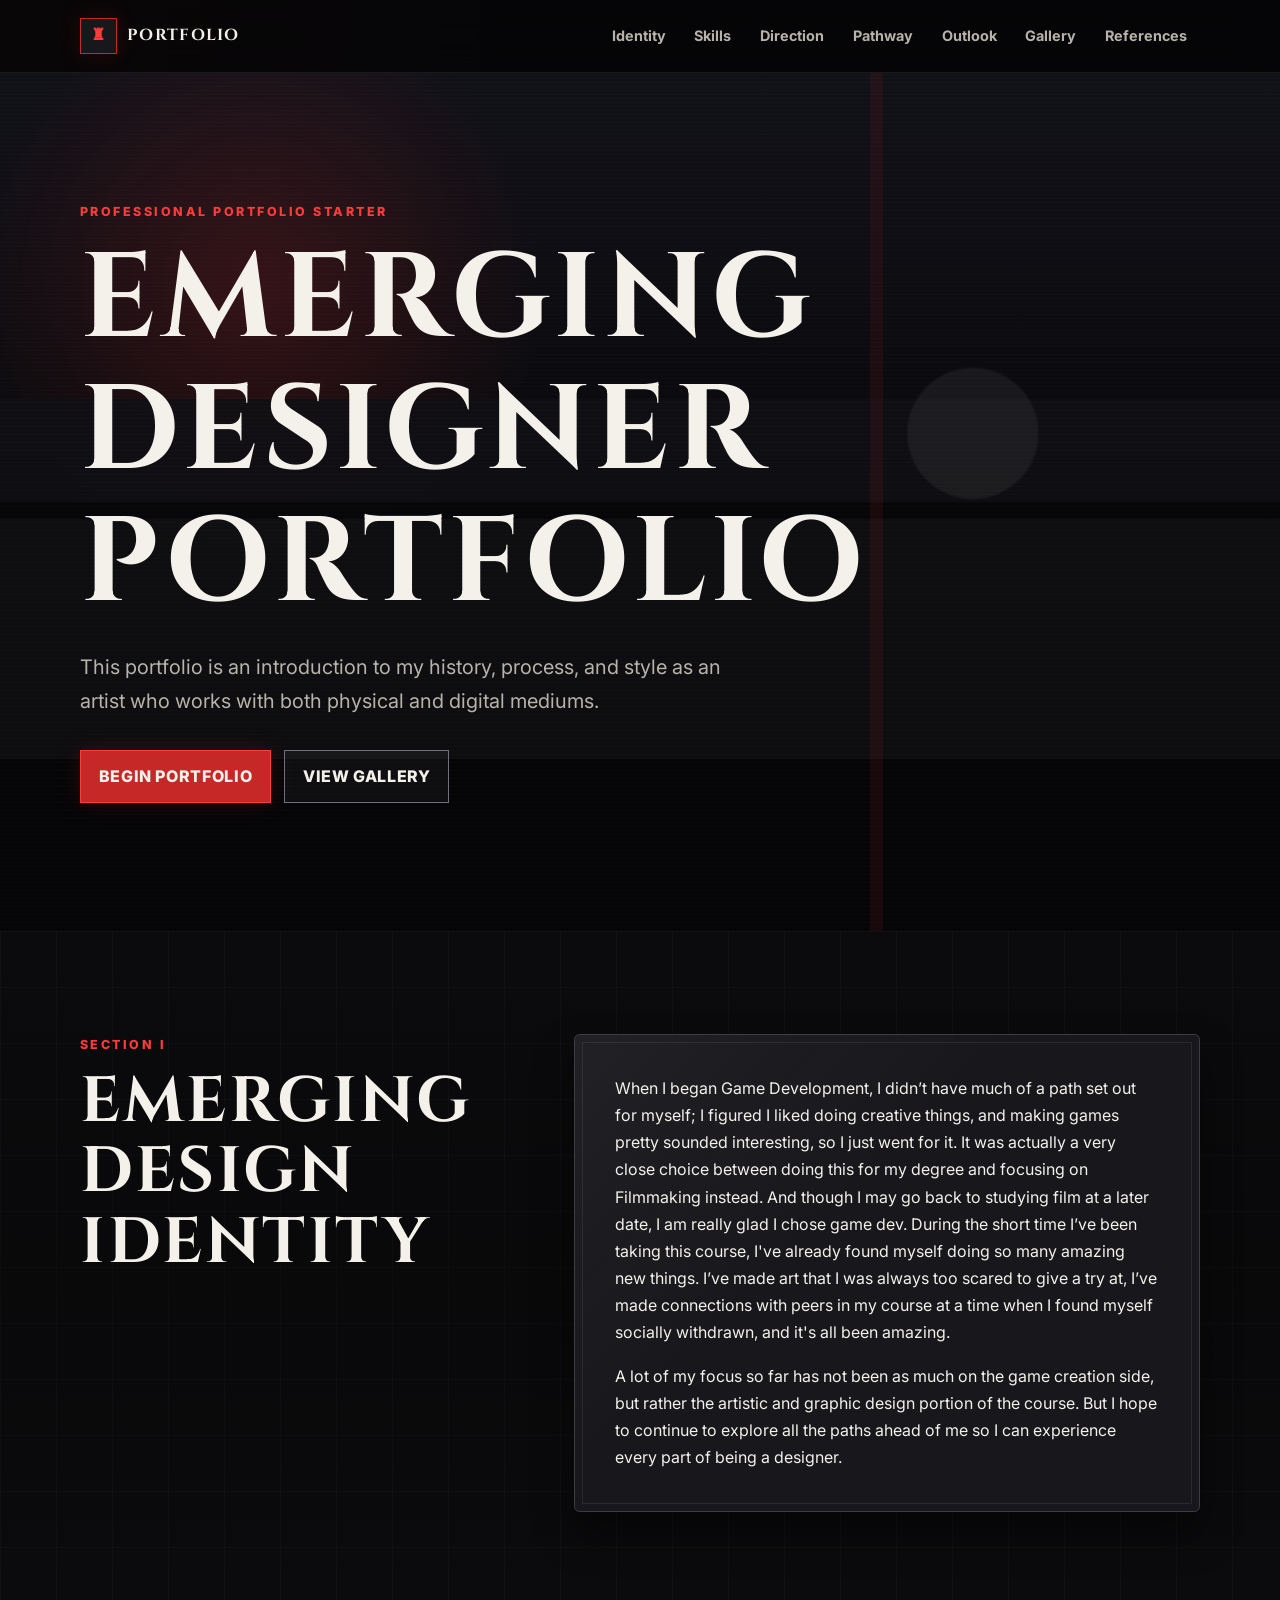
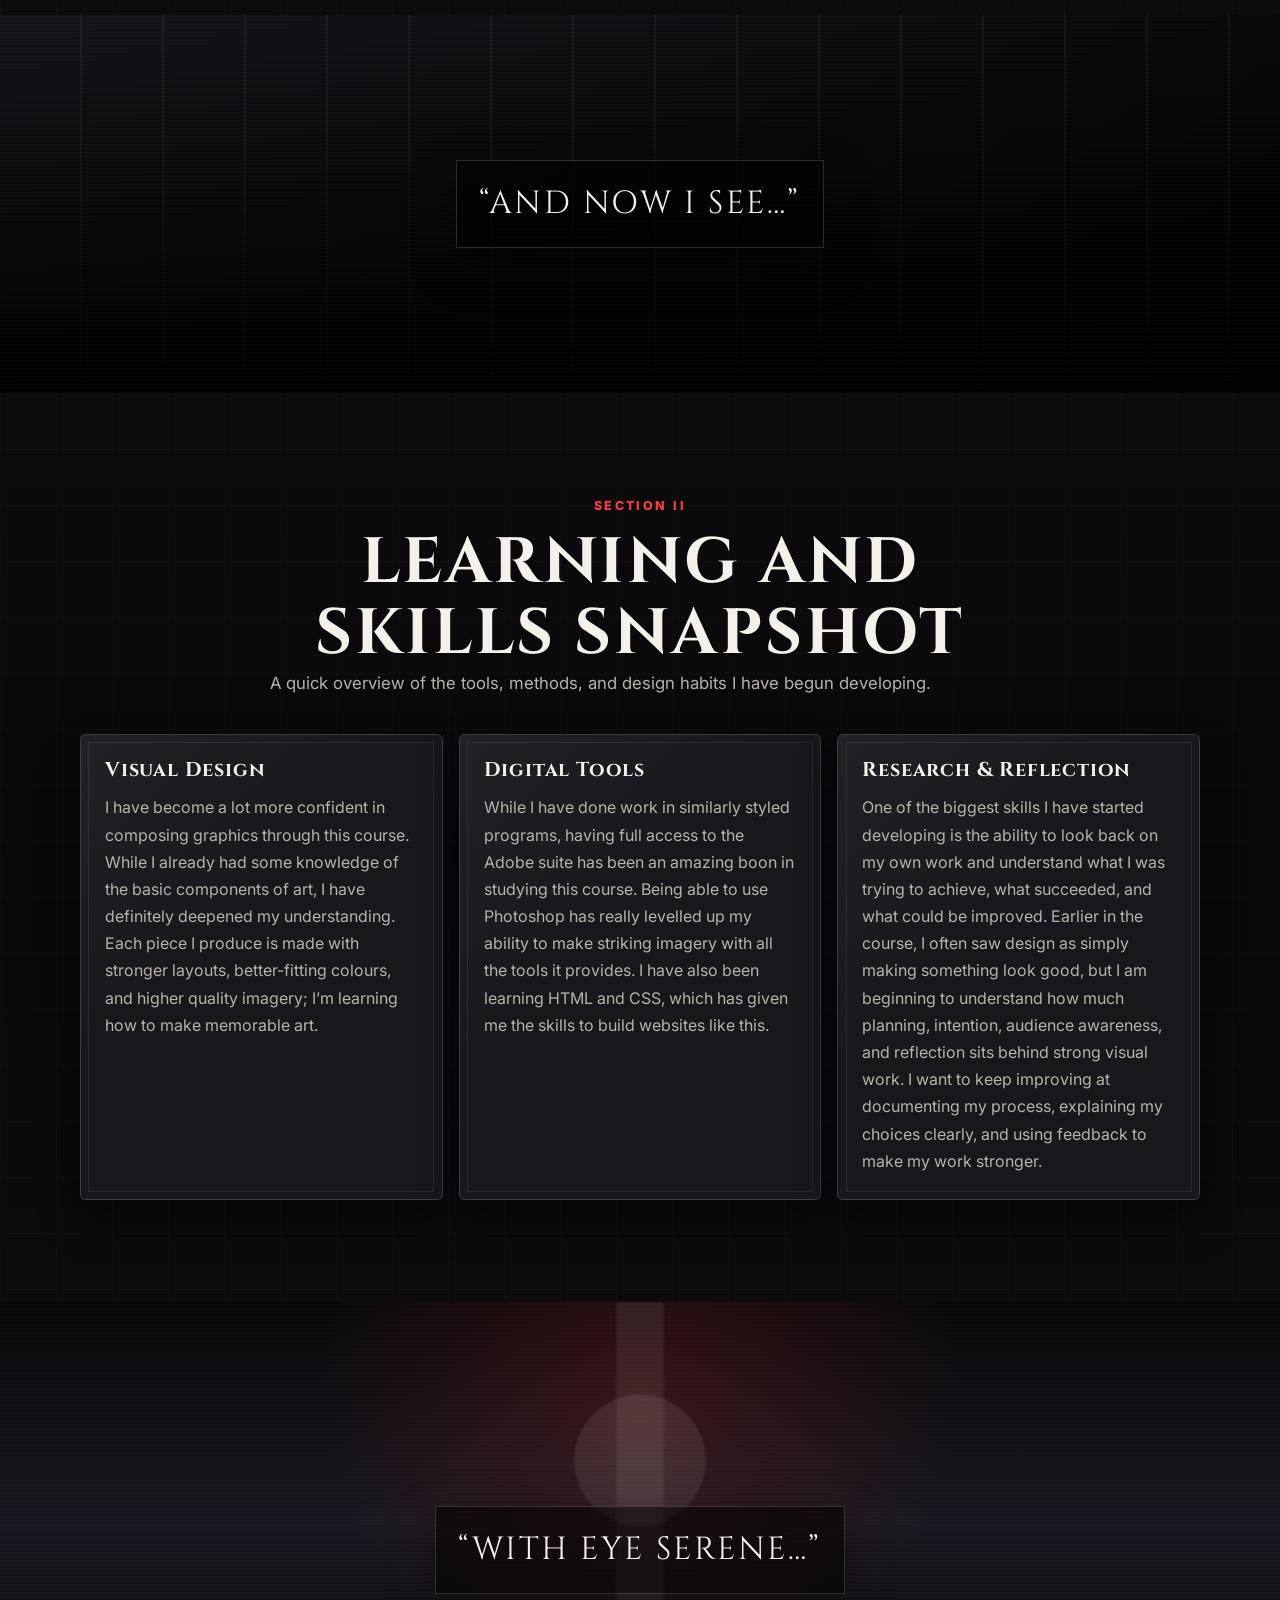
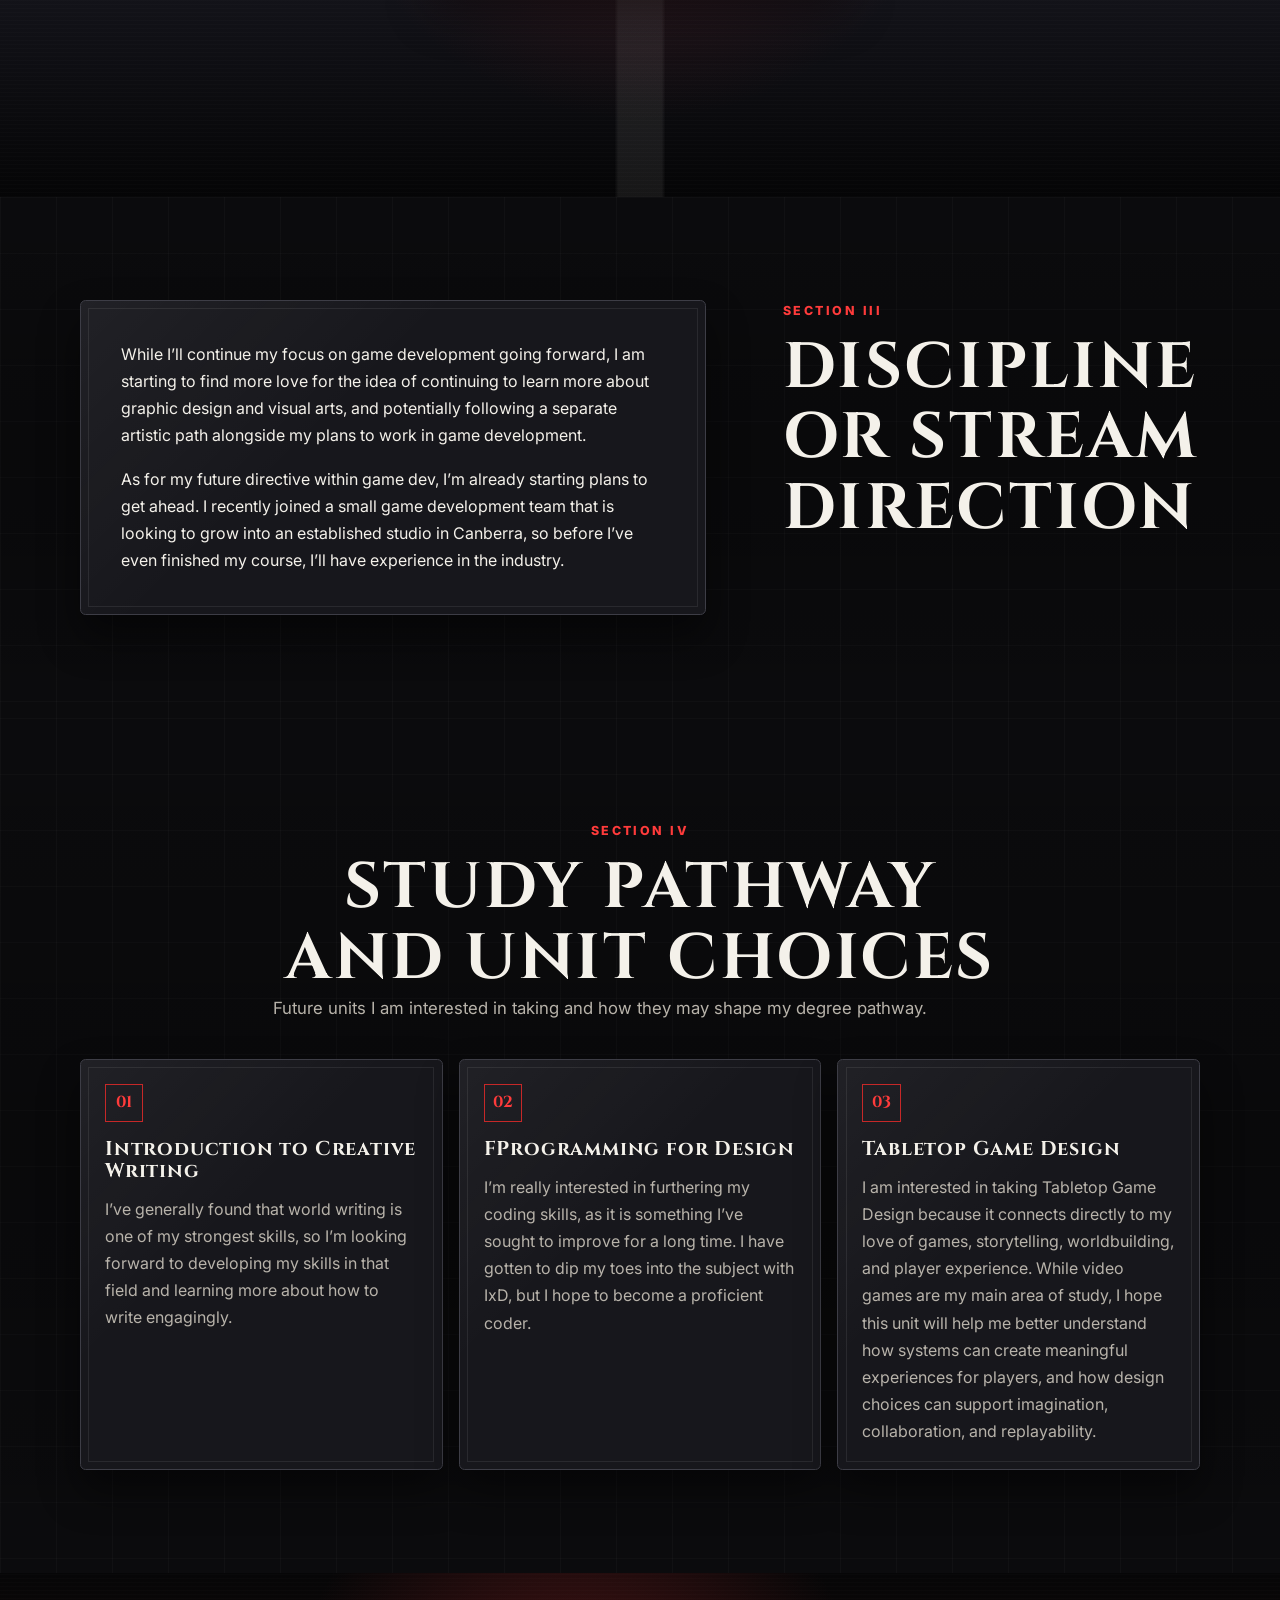
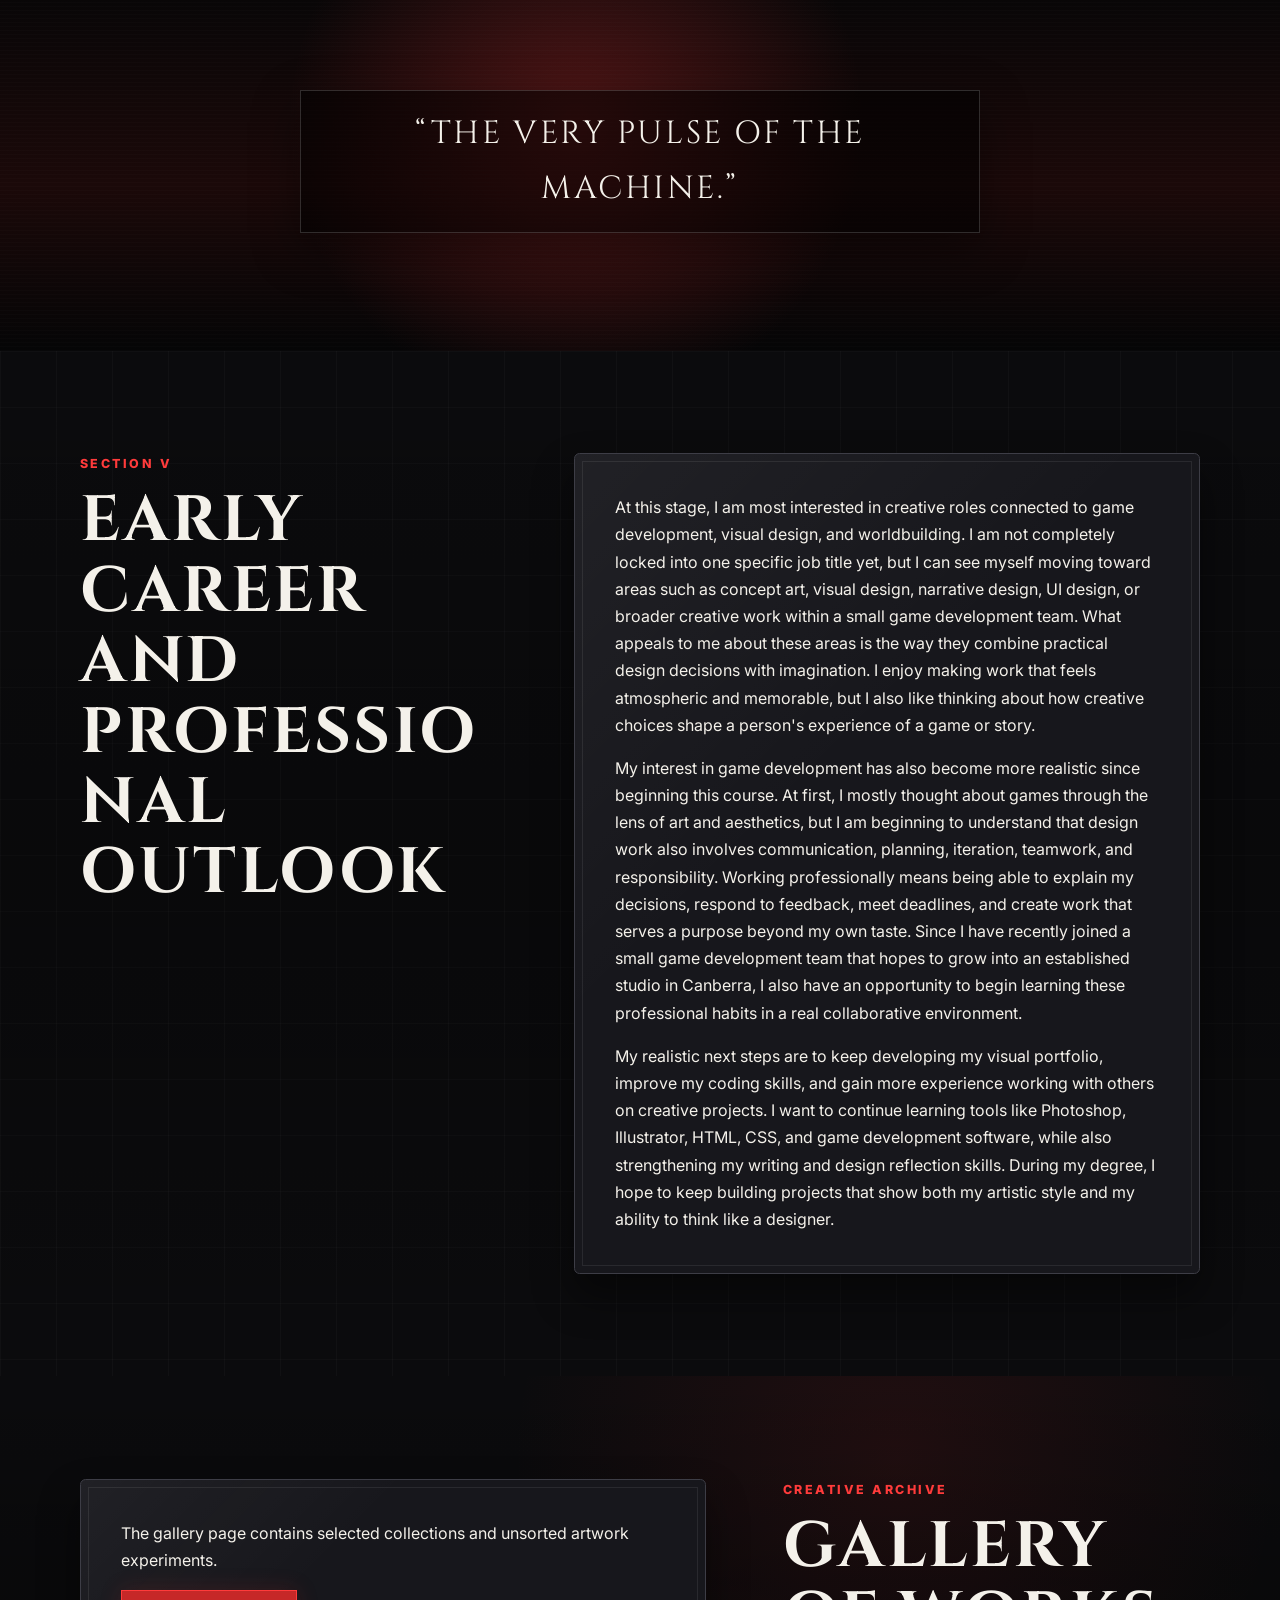
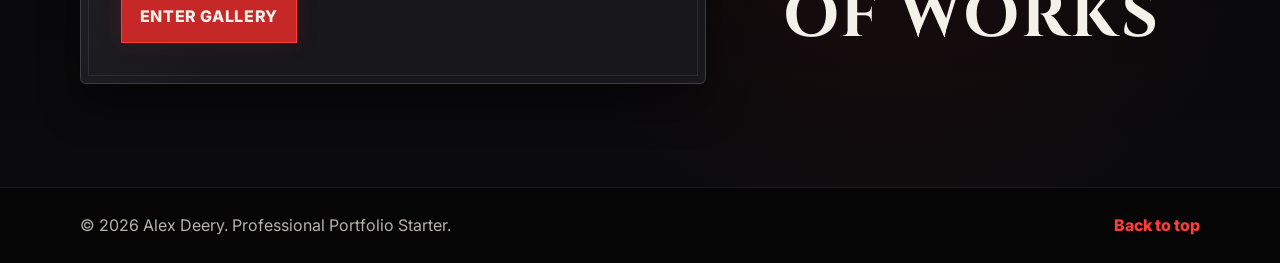
<file: index.html>
<!DOCTYPE html>
<html lang="en">
<head>
  <meta charset="UTF-8" />
  <meta name="viewport" content="width=device-width, initial-scale=1.0" />
  <title>Professional Portfolio | Your Name</title>
  <meta
    name="description"
    content="A professional portfolio starter exploring emerging design identity, learning, study pathways, and creative work."
  />

  <link rel="stylesheet" href="css/style.css" />

  <link rel="preconnect" href="https://fonts.googleapis.com" />
  <link rel="preconnect" href="https://fonts.gstatic.com" crossorigin />
  <link
    href="https://fonts.googleapis.com/css2?family=Cinzel:wght@500;700&family=Inter:wght@400;500;700&display=swap"
    rel="stylesheet"
  />
</head>

<body>
  <a class="skip-link" href="#main-content">Skip to main content</a>

  <header class="site-header">
    <nav class="navbar" aria-label="Main navigation">
      <a class="site-logo" href="index.html" aria-label="Portfolio home">
        <span class="logo-mark">♜</span>
        <span class="logo-text">Portfolio</span>
      </a>

      <button class="nav-toggle" type="button" aria-expanded="false" aria-controls="nav-menu">
        <span class="sr-only">Open navigation menu</span>
        <span class="nav-toggle-line"></span>
        <span class="nav-toggle-line"></span>
        <span class="nav-toggle-line"></span>
      </button>

      <ul class="nav-menu" id="nav-menu">
        <li><a href="#identity">Identity</a></li>
        <li><a href="#skills">Skills</a></li>
        <li><a href="#direction">Direction</a></li>
        <li><a href="#pathway">Pathway</a></li>
        <li><a href="#outlook">Outlook</a></li>
        <li><a href="gallery.html">Gallery</a></li>
        <li><a href="#references">References</a></li>
      </ul>
    </nav>
  </header>

  <main id="main-content">
    <!-- HERO / INTRO -->
    <section class="hero section-panel" aria-labelledby="hero-title">
      <div class="parallax-layer parallax-bg" data-speed="0.15" aria-hidden="true"></div>
      <div class="parallax-layer parallax-castle" data-speed="0.3" aria-hidden="true"></div>
      <div class="parallax-layer parallax-knight" data-speed="0.45" aria-hidden="true"></div>

      <div class="hero-content content-wrapper">
        <p class="eyebrow">Professional Portfolio Starter</p>
        <h1 id="hero-title">Emerging Designer Portfolio</h1>
        <p class="hero-summary">
          This portfolio is an introduction to my history, process, and style as an artist 
          who works with both physical and digital mediums.
        </p>
        <div class="hero-actions">
          <a class="button button-primary" href="#identity">Begin Portfolio</a>
          <a class="button button-secondary" href="gallery.html">View Gallery</a>
        </div>
      </div>
    </section>

    <!-- EMERGING DESIGN IDENTITY -->
    <section class="content-section" id="identity" aria-labelledby="identity-title">
      <div class="content-wrapper two-column-layout">
        <div class="section-heading-block">
          <p class="eyebrow">Section I</p>
          <h2 id="identity-title">Emerging Design Identity</h2>
        </div>

        <article class="text-card">
          <p>
           When I began Game Development, I didn’t have much of a path set out for myself;
            I figured I liked doing creative things, and making games pretty 
            sounded interesting, so I just went for it. It was 
            actually a very close choice between doing this for my 
            degree and focusing on Filmmaking instead. And though I 
            may go back to studying film at a later date, I am really
             glad I chose game dev. During the short time I’ve been 
             taking this course, I've already found myself doing so 
             many amazing new things. I’ve made art that I was 
             always too scared to give a try at, I’ve made connections 
             with peers in my course at a time when I found myself 
             socially withdrawn, and it's all been amazing. 
          </p>
          <p>
            A lot of my focus so far has not been as much on the 
            game creation side, but rather the artistic and graphic 
            design portion of the course. But I hope to continue to 
            explore all the paths ahead of me so I can experience 
            every part of being a designer.
          </p>
        </article>
      </div>
    </section>

    <!-- PARALLAX BREAK -->
    <section class="parallax-break" aria-label="Decorative scrolling artwork divider">
      <div class="parallax-layer parallax-ruins" data-speed="0.2" aria-hidden="true"></div>
      <div class="divider-content content-wrapper">
        <p class="divider-text">“And now I see…”</p>
      </div>
    </section>

    <!-- LEARNING AND SKILLS SNAPSHOT -->
    <section class="content-section" id="skills" aria-labelledby="skills-title">
      <div class="content-wrapper">
        <div class="section-heading-block centered-heading">
          <p class="eyebrow">Section II</p>
          <h2 id="skills-title">Learning and Skills Snapshot</h2>
          <p class="section-intro">
            A quick overview of the tools, methods, and design habits I have begun developing.
          </p>
        </div>

        <div class="skills-grid" aria-label="Skills snapshot cards">
          <article class="skill-card">
            <h3>Visual Design</h3>
            <p>
              I have become a lot more confident in composing 
              graphics through this course. While I already had 
              some knowledge of the basic components of art, I 
              have definitely deepened my understanding. Each piece 
              I produce is made with stronger layouts, better-fitting 
              colours, and higher quality imagery; I’m learning how to 
              make memorable art.
            </p>
          </article>

          <article class="skill-card">
            <h3>Digital Tools</h3>
            <p>
              While I have done work in similarly styled programs, 
              having full access to the Adobe suite has been an amazing 
              boon in studying this course. Being able to use Photoshop 
              has really levelled up my ability to make striking imagery 
              with all the tools it provides. I have also been 
              learning HTML and CSS, which has given me the skills 
              to build websites like this.
            </p>
          </article>

          <article class="skill-card">
            <h3>Research & Reflection</h3>
            <p>
              One of the biggest skills I have started developing 
              is the ability to look back on my own work and understand 
              what I was trying to achieve, what succeeded, and what 
              could be improved. Earlier in the course, I often saw 
              design as simply making something look good, but I am 
              beginning to understand how much planning, intention, 
              audience awareness, and reflection sits behind strong 
              visual work. I want to keep improving at documenting my 
              process, explaining my choices clearly, and using feedback 
              to make my work stronger.
            </p>
          </article>
        </div>
    </section>

    <!-- PARALLAX BREAK -->
    <section class="parallax-break tall-break" aria-label="Decorative knight divider">
      <div class="parallax-layer parallax-banner" data-speed="0.18" aria-hidden="true"></div>
      <div class="parallax-layer parallax-figure" data-speed="0.38" aria-hidden="true"></div>
      <div class="divider-content content-wrapper">
        <p class="divider-text">“With eye serene…”</p>
      </div>
    </section>

    <!-- DISCIPLINE / STREAM DIRECTION -->
    <section class="content-section" id="direction" aria-labelledby="direction-title">
      <div class="content-wrapper two-column-layout reverse-layout">
        <div class="section-heading-block">
          <p class="eyebrow">Section III</p>
          <h2 id="direction-title">Discipline or Stream Direction</h2>
        </div>

        <article class="text-card">
          <p>
           While I’ll continue my focus on game development going forward, I am starting 
           to find more love for the idea of continuing to learn 
           more about graphic design and visual arts, and potentially 
           following a separate artistic path alongside my plans to 
           work in game development.
          </p>
          <p>
            As for my future directive within game dev, I’m 
            already starting plans to get ahead. I recently 
            joined a small game development team that is 
            looking to grow into an established studio in 
            Canberra, so before I’ve even finished my course, 
            I’ll have experience in the industry. 
          </p>
        </article>
      </div>
    </section>

    <!-- STUDY PATHWAY -->
    <section class="content-section" id="pathway" aria-labelledby="pathway-title">
      <div class="content-wrapper">
        <div class="section-heading-block centered-heading">
          <p class="eyebrow">Section IV</p>
          <h2 id="pathway-title">Study Pathway and Unit Choices</h2>
          <p class="section-intro">
            Future units I am interested in taking and how they may shape my degree pathway.
          </p>
        </div>

        <div class="unit-grid" aria-label="Future unit choices">
          <article class="unit-card">
            <span class="unit-number">01</span>
            <h3>Introduction to Creative Writing</h3>
            <p>
              I’ve generally found that world writing is one of my strongest skills, so I’m looking forward to developing my skills in that field and learning more about how to write engagingly.
            </p>
          </article>

          <article class="unit-card">
            <span class="unit-number">02</span>
            <h3>FProgramming for Design</h3>
            <p>
             I’m really interested in furthering my coding skills, as it is something I’ve sought to improve for a long time. I have gotten to dip my toes into the subject with IxD, but I hope to become a proficient coder.
            </p>
          </article>

          <article class="unit-card">
            <span class="unit-number">03</span>
            <h3>Tabletop Game Design</h3>
            <p>
              I am interested in taking Tabletop Game Design because it connects directly to my love of games, storytelling, worldbuilding, and player experience. While video games are my main area of study, I hope this unit will help me better understand how systems can create meaningful experiences for players, and how design choices can support imagination, collaboration, and replayability.
            </p>
          </article>
        </div>
      </div>
    </section>

    <!-- PARALLAX BREAK -->
    <section class="parallax-break" aria-label="Decorative red horizon divider">
      <div class="parallax-layer parallax-red-sky" data-speed="0.22" aria-hidden="true"></div>
      <div class="divider-content content-wrapper">
        <p class="divider-text">“The very pulse of the machine.”</p>
      </div>
    </section>

    <!-- EARLY CAREER AND PROFESSIONAL OUTLOOK -->
    <section class="content-section" id="outlook" aria-labelledby="outlook-title">
      <div class="content-wrapper two-column-layout">
        <div class="section-heading-block">
          <p class="eyebrow">Section V</p>
          <h2 id="outlook-title">Early Career and Professional Outlook</h2>
        </div>

        <article class="text-card">
          <p>
           At this stage, I am most interested in creative roles connected to 
           game development, visual design, and worldbuilding. I am not completely 
           locked into one specific job title yet, but I can see myself moving toward 
           areas such as concept art, visual design, narrative design, UI design, or broader 
           creative work within a small game development team. What appeals to me about these areas 
           is the way they combine practical design decisions with imagination. I enjoy making work 
           that feels atmospheric and memorable, but I also like thinking about how 
           creative choices shape a person's experience of a game or story.

          </p>
          <p>
            My interest in game development has also become more realistic since beginning this course. 
            At first, I mostly thought about games through the lens of art and aesthetics, 
            but I am beginning to understand that design work also involves communication, 
            planning, iteration, teamwork, and responsibility. Working professionally 
            means being able to explain my decisions, respond to feedback, meet deadlines, 
            and create work that serves a purpose beyond my own taste. Since I have recently 
            joined a small game development team that hopes to grow into an established studio in 
            Canberra, I also have an opportunity to begin learning these professional habits 
            in a real collaborative environment.
         </p>
          <p> 
            My realistic next steps are to keep developing my visual portfolio, improve my coding skills, and gain more experience 
            working with others on creative projects. I want to continue learning tools 
            like Photoshop, Illustrator, HTML, CSS, and game development software, 
            while also strengthening my writing and design reflection skills. During 
            my degree, I hope to keep building projects that show both my artistic 
            style and my ability to think like a designer. 
         </p>
        </article>
      </div>
    </section>

    <!-- GALLERY PREVIEW -->
    <section class="content-section gallery-preview" aria-labelledby="gallery-preview-title">
      <div class="content-wrapper two-column-layout reverse-layout">
        <div class="section-heading-block">
          <p class="eyebrow">Creative Archive</p>
          <h2 id="gallery-preview-title">Gallery of Works</h2>
        </div>

        <article class="text-card">
          <p>
            The gallery page contains selected collections and unsorted artwork experiments.
          </p>
          <a class="button button-primary" href="gallery.html">Enter Gallery</a>
        </article>
      </div>
    </section>
  </main>

  <footer class="site-footer">
    <div class="content-wrapper footer-content">
      <p>&copy; <span id="year"></span> Alex Deery. Professional Portfolio Starter.</p>
      <a href="#main-content">Back to top</a>
    </div>
  </footer>

  <!-- JavaScript -->
  <script src="js/main.js"></script>
</body>
</html>
</file>
<file: css/style.css>
/* =========================================
   Professional Portfolio Starter Stylesheet
   Theme: Dark medieval retro-computing
   ========================================= */

:root {
  --bg: #0b0b0d;
  --bg-deep: #050506;
  --panel: #17171c;
  --panel-light: #24242b;
  --panel-glow: rgba(198, 40, 40, 0.18);
  --text: #f4f1ea;
  --muted: #b8b3aa;
  --accent: #c62828;
  --accent-bright: #ff3b3b;
  --accent-dark: #7c1616;
  --border: #3d3d46;
  --border-bright: #6f6f7d;
  --shadow: rgba(0, 0, 0, 0.45);

  --font-heading: "Cinzel", Georgia, serif;
  --font-body: "Inter", Arial, sans-serif;

  --max-width: 1120px;
  --section-padding: clamp(4rem, 8vw, 7rem);
  --card-radius: 0.35rem;
}

/* ---------- Basic reset ---------- */

* {
  box-sizing: border-box;
}

html {
  scroll-behavior: smooth;
}

body {
  margin: 0;
  min-height: 100vh;
  background:
    radial-gradient(circle at top left, rgba(198, 40, 40, 0.13), transparent 32rem),
    radial-gradient(circle at bottom right, rgba(255, 255, 255, 0.04), transparent 28rem),
    var(--bg);
  color: var(--text);
  font-family: var(--font-body);
  line-height: 1.7;
}

img,
picture,
svg {
  max-width: 100%;
  display: block;
}

a {
  color: inherit;
  text-decoration: none;
}

ul {
  margin: 0;
  padding: 0;
}

p {
  margin-top: 0;
}

h1,
h2,
h3 {
  margin: 0;
  font-family: var(--font-heading);
  line-height: 1.1;
  letter-spacing: 0.04em;
}

h1 {
  max-width: 13ch;
  font-size: clamp(3.1rem, 10vw, 7.5rem);
  text-transform: uppercase;
}

h2 {
  font-size: clamp(2rem, 5vw, 4rem);
  text-transform: uppercase;
}

h3 {
  font-size: 1.25rem;
}

::selection {
  background: var(--accent);
  color: var(--text);
}

/* ---------- Accessibility helpers ---------- */

.skip-link {
  position: absolute;
  top: 0.75rem;
  left: 0.75rem;
  z-index: 999;
  transform: translateY(-150%);
  padding: 0.75rem 1rem;
  background: var(--accent);
  color: var(--text);
  font-weight: 700;
  border: 2px solid var(--text);
}

.skip-link:focus {
  transform: translateY(0);
}

.sr-only {
  position: absolute;
  width: 1px;
  height: 1px;
  padding: 0;
  margin: -1px;
  overflow: hidden;
  clip: rect(0, 0, 0, 0);
  white-space: nowrap;
  border: 0;
}

/* ---------- Reusable layout ---------- */

.content-wrapper {
  width: min(var(--max-width), calc(100% - 2rem));
  margin-inline: auto;
}

.content-section {
  position: relative;
  padding-block: var(--section-padding);
  background:
    linear-gradient(90deg, rgba(255, 255, 255, 0.025) 1px, transparent 1px),
    linear-gradient(rgba(255, 255, 255, 0.018) 1px, transparent 1px),
    var(--bg);
  background-size: 56px 56px;
}

.content-section::before {
  content: "";
  position: absolute;
  inset: 0;
  pointer-events: none;
  background: linear-gradient(180deg, transparent, rgba(0, 0, 0, 0.22), transparent);
}

.two-column-layout {
  position: relative;
  z-index: 1;
  display: grid;
  grid-template-columns: minmax(0, 0.8fr) minmax(0, 1.2fr);
  gap: clamp(2rem, 6vw, 5rem);
  align-items: start;
}

.reverse-layout {
  grid-template-columns: minmax(0, 1.2fr) minmax(0, 0.8fr);
}

.reverse-layout .section-heading-block {
  order: 2;
}

.reverse-layout .text-card {
  order: 1;
}

.centered-heading {
  max-width: 760px;
  margin-inline: auto;
  margin-bottom: 2.25rem;
  text-align: center;
}

.section-heading-block {
  position: sticky;
  top: 7rem;
}

.section-intro,
.hero-summary {
  max-width: 680px;
  color: var(--muted);
  font-size: 1.05rem;
}

.eyebrow {
  margin-bottom: 0.75rem;
  color: var(--accent-bright);
  font-size: 0.78rem;
  font-weight: 800;
  letter-spacing: 0.2em;
  text-transform: uppercase;
}

.text-card,
.skill-card,
.unit-card {
  position: relative;
  border: 1px solid var(--border);
  border-radius: var(--card-radius);
  background:
    linear-gradient(135deg, rgba(255, 255, 255, 0.045), transparent 40%),
    var(--panel);
  box-shadow: 0 1.35rem 2.5rem var(--shadow);
}

.text-card::before,
.skill-card::before,
.unit-card::before {
  content: "";
  position: absolute;
  inset: 0.45rem;
  pointer-events: none;
  border: 1px solid rgba(255, 255, 255, 0.08);
}

.text-card {
  padding: clamp(1.5rem, 4vw, 2.5rem);
}

.text-card p:last-child {
  margin-bottom: 0;
}

.wide-card {
  max-width: 900px;
  margin: 2rem auto 0;
}

/* ---------- Header and navigation ---------- */

.site-header {
  position: sticky;
  top: 0;
  z-index: 100;
  border-bottom: 1px solid rgba(255, 255, 255, 0.08);
  background: rgba(5, 5, 6, 0.84);
  backdrop-filter: blur(16px);
}

.navbar {
  width: min(var(--max-width), calc(100% - 2rem));
  min-height: 4.5rem;
  margin-inline: auto;
  display: flex;
  align-items: center;
  justify-content: space-between;
  gap: 1rem;
}

.site-logo {
  display: inline-flex;
  align-items: center;
  gap: 0.65rem;
  font-family: var(--font-heading);
  font-weight: 700;
  letter-spacing: 0.08em;
  text-transform: uppercase;
}

.logo-mark {
  display: grid;
  width: 2.3rem;
  aspect-ratio: 1;
  place-items: center;
  border: 1px solid var(--accent);
  background: var(--panel);
  color: var(--accent-bright);
  box-shadow: 0 0 1.4rem var(--panel-glow);
}

.nav-menu {
  display: flex;
  align-items: center;
  gap: 0.2rem;
  list-style: none;
}

.nav-menu a {
  display: block;
  padding: 0.75rem 0.8rem;
  color: var(--muted);
  font-size: 0.9rem;
  font-weight: 700;
  transition: color 160ms ease, background 160ms ease;
}

.nav-menu a:hover,
.nav-menu a:focus-visible {
  color: var(--text);
  background: rgba(198, 40, 40, 0.16);
  outline: none;
}

.nav-toggle {
  display: none;
  width: 2.75rem;
  aspect-ratio: 1;
  border: 1px solid var(--border);
  background: var(--panel);
  cursor: pointer;
}

.nav-toggle-line {
  display: block;
  width: 1.25rem;
  height: 2px;
  margin: 0.28rem auto;
  background: var(--text);
}

/* ---------- Buttons ---------- */

.button {
  display: inline-flex;
  align-items: center;
  justify-content: center;
  min-height: 2.8rem;
  padding: 0.75rem 1.1rem;
  border: 1px solid transparent;
  font-weight: 800;
  letter-spacing: 0.04em;
  text-transform: uppercase;
  transition:
    transform 160ms ease,
    border-color 160ms ease,
    background 160ms ease,
    color 160ms ease;
}

.button:hover,
.button:focus-visible {
  transform: translateY(-2px);
  outline: none;
}

.button-primary {
  background: var(--accent);
  color: var(--text);
  border-color: var(--accent-bright);
  box-shadow: 0 0 1.4rem var(--panel-glow);
}

.button-primary:hover,
.button-primary:focus-visible {
  background: var(--accent-bright);
}

.button-secondary {
  background: rgba(255, 255, 255, 0.04);
  color: var(--text);
  border-color: var(--border-bright);
}

.button-secondary:hover,
.button-secondary:focus-visible {
  border-color: var(--accent-bright);
  color: var(--accent-bright);
}

/* ---------- Hero and parallax ---------- */

.hero,
.parallax-break {
  position: relative;
  overflow: hidden;
  isolation: isolate;
}

.hero {
  min-height: calc(100vh - 4.5rem);
  display: grid;
  align-items: center;
  padding-block: clamp(5rem, 10vw, 9rem);
  background: var(--bg-deep);
}

.hero::after,
.parallax-break::after {
  content: "";
  position: absolute;
  inset: 0;
  z-index: -1;
  pointer-events: none;
  background:
    repeating-linear-gradient(
      0deg,
      rgba(255, 255, 255, 0.03),
      rgba(255, 255, 255, 0.03) 1px,
      transparent 1px,
      transparent 4px
    );
  mix-blend-mode: screen;
  opacity: 0.38;
}

.hero-content {
  position: relative;
  z-index: 2;
}

.hero-summary {
  margin-block: 1.25rem 2rem;
  font-size: clamp(1rem, 2vw, 1.25rem);
}

.hero-actions {
  display: flex;
  flex-wrap: wrap;
  gap: 0.85rem;
}

.parallax-layer {
  position: absolute;
  inset: 0;
  z-index: -2;
  will-change: transform;
  background-repeat: no-repeat;
  pointer-events: none;
}

/*
  Replace the gradient placeholders below with your own images later.
  Example:
  background-image: url("../images/castle-silhouette.png");
*/

.parallax-bg {
  background:
    radial-gradient(circle at 20% 25%, rgba(198, 40, 40, 0.22), transparent 18rem),
    linear-gradient(180deg, #111118 0%, #050506 72%);
  background-size: cover;
}

.parallax-castle {
  background-image:
    linear-gradient(transparent 50%, rgba(0, 0, 0, 0.55) 50%),
    linear-gradient(135deg, transparent 55%, rgba(255, 255, 255, 0.08) 55.4%, transparent 56%),
    linear-gradient(180deg, transparent 38%, #101015 38%, #101015 100%);
  background-size: 100% 100%, 60px 60px, 100% 100%;
  background-position: center bottom;
  opacity: 0.85;
}

.parallax-knight {
  background:
    radial-gradient(circle at 76% 42%, rgba(255, 255, 255, 0.12) 0 4rem, transparent 4.2rem),
    linear-gradient(90deg, transparent 68%, rgba(198, 40, 40, 0.2) 68% 69%, transparent 69%),
    linear-gradient(180deg, transparent 52%, rgba(255, 255, 255, 0.07) 52% 80%, transparent 80%);
  opacity: 0.5;
}

.parallax-break {
  min-height: 42vh;
  display: grid;
  place-items: center;
  background: var(--bg-deep);
}

.tall-break {
  min-height: 55vh;
}

.divider-content {
  position: relative;
  z-index: 2;
  display: flex;
  justify-content: center;
}

.divider-text {
  max-width: 680px;
  margin: 0;
  padding: 1rem 1.35rem;
  border: 1px solid rgba(255, 255, 255, 0.16);
  background: rgba(0, 0, 0, 0.55);
  color: var(--text);
  font-family: var(--font-heading);
  font-size: clamp(1.25rem, 3vw, 2rem);
  text-align: center;
  text-transform: uppercase;
  letter-spacing: 0.08em;
  box-shadow: 0 1rem 3rem rgba(0, 0, 0, 0.4);
}

.parallax-ruins {
  background:
    linear-gradient(180deg, rgba(0, 0, 0, 0.1), rgba(0, 0, 0, 0.95)),
    repeating-linear-gradient(90deg, transparent 0 80px, rgba(255, 255, 255, 0.06) 80px 82px),
    linear-gradient(135deg, #17171d, #050506);
}

.parallax-banner {
  background:
    radial-gradient(circle at 50% 20%, rgba(198, 40, 40, 0.22), transparent 20rem),
    linear-gradient(180deg, #08080a, #181820 45%, #050506);
}

.parallax-figure {
  background:
    linear-gradient(90deg, transparent 48%, rgba(244, 241, 234, 0.08) 48.3% 51.7%, transparent 52%),
    radial-gradient(circle at 50% 32%, rgba(244, 241, 234, 0.09) 0 4rem, transparent 4.2rem);
}

.parallax-red-sky {
  background:
    radial-gradient(circle at 45% 40%, rgba(255, 59, 59, 0.26), transparent 18rem),
    linear-gradient(180deg, #060607, #1b0909 56%, #050506);
}

/* ---------- Skills and unit cards ---------- */

.skills-grid,
.unit-grid {
  position: relative;
  z-index: 1;
  display: grid;
  grid-template-columns: repeat(3, minmax(0, 1fr));
  gap: 1rem;
}

.skill-card,
.unit-card {
  padding: 1.5rem;
  transition: transform 160ms ease, border-color 160ms ease, box-shadow 160ms ease;
}

.skill-card:hover,
.unit-card:hover {
  transform: translateY(-4px);
  border-color: rgba(255, 59, 59, 0.65);
  box-shadow: 0 1.35rem 2.7rem rgba(0, 0, 0, 0.5), 0 0 2rem var(--panel-glow);
}

.skill-card h3,
.unit-card h3 {
  margin-bottom: 0.85rem;
  color: var(--text);
}

.skill-card p,
.unit-card p {
  margin-bottom: 0;
  color: var(--muted);
}

.unit-number {
  display: inline-grid;
  width: 2.4rem;
  aspect-ratio: 1;
  place-items: center;
  margin-bottom: 1rem;
  border: 1px solid var(--accent);
  color: var(--accent-bright);
  font-family: var(--font-heading);
  font-weight: 700;
}

/* ---------- Gallery preview and references ---------- */

.gallery-preview {
  background:
    radial-gradient(circle at 70% 20%, rgba(198, 40, 40, 0.12), transparent 24rem),
    var(--bg);
}

.reference-list {
  list-style-position: inside;
  color: var(--muted);
}

.reference-list li + li {
  margin-top: 0.75rem;
}

/* ---------- Footer ---------- */

.site-footer {
  padding-block: 1.5rem;
  border-top: 1px solid rgba(255, 255, 255, 0.08);
  background: var(--bg-deep);
  color: var(--muted);
}

.footer-content {
  display: flex;
  align-items: center;
  justify-content: space-between;
  gap: 1rem;
}

.footer-content p {
  margin: 0;
}

.footer-content a {
  color: var(--accent-bright);
  font-weight: 800;
}

/* ---------- Responsive styles ---------- */

@media (max-width: 900px) {
  .nav-toggle {
    display: block;
  }

  .nav-menu {
    position: absolute;
    inset: 4.5rem 1rem auto 1rem;
    display: none;
    flex-direction: column;
    align-items: stretch;
    padding: 0.75rem;
    border: 1px solid var(--border);
    background: rgba(5, 5, 6, 0.96);
    box-shadow: 0 1.35rem 2.5rem var(--shadow);
  }

  .nav-menu.is-open {
    display: flex;
  }

  .nav-menu a {
    padding: 0.9rem 1rem;
  }

  .two-column-layout,
  .reverse-layout {
    grid-template-columns: 1fr;
  }

  .reverse-layout .section-heading-block,
  .reverse-layout .text-card {
    order: initial;
  }

  .section-heading-block {
    position: static;
  }

  .skills-grid,
  .unit-grid {
    grid-template-columns: 1fr;
  }
}

@media (max-width: 620px) {
  :root {
    --section-padding: 3.5rem;
  }

  .content-wrapper {
    width: min(100% - 1rem, var(--max-width));
  }

  .navbar {
    width: min(100% - 1rem, var(--max-width));
  }

  .hero {
    min-height: auto;
  }

  .hero-actions {
    align-items: stretch;
    flex-direction: column;
  }

  .button {
    width: 100%;
  }

  .footer-content {
    align-items: flex-start;
    flex-direction: column;
  }
}

/* ---------- Reduced motion ---------- */

@media (prefers-reduced-motion: reduce) {
  html {
    scroll-behavior: auto;
  }

  *,
  *::before,
  *::after {
    animation-duration: 0.01ms !important;
    animation-iteration-count: 1 !important;
    scroll-behavior: auto !important;
    transition-duration: 0.01ms !important;
  }

  .parallax-layer {
    transform: none !important;
  }
}

/* =========================================
   Layout safety fixes
   ========================================= */

.two-column-layout > *,
.reverse-layout > * {
  min-width: 0;
}

.section-heading-block h2 {
  overflow-wrap: anywhere;
}

@media (max-width: 1100px) {
  .two-column-layout,
  .reverse-layout {
    grid-template-columns: 1fr;
  }

  .reverse-layout .section-heading-block,
  .reverse-layout .text-card {
    order: initial;
  }

  .section-heading-block {
    position: static;
  }
}

/* =========================================
   Gallery page styles
   ========================================= */

.gallery-hero h1 {
  max-width: 11ch;
}

.gallery-intro .text-card {
  border-color: rgba(255, 59, 59, 0.28);
}

.collection-index-grid {
  position: relative;
  z-index: 1;
  display: grid;
  grid-template-columns: repeat(3, minmax(0, 1fr));
  gap: 1rem;
}

.collection-index-card {
  position: relative;
  min-height: 14rem;
  display: flex;
  flex-direction: column;
  justify-content: flex-end;
  padding: 1.35rem;
  border: 1px solid var(--border);
  border-radius: var(--card-radius);
  background:
    linear-gradient(135deg, rgba(255, 59, 59, 0.16), transparent 42%),
    linear-gradient(180deg, transparent, rgba(0, 0, 0, 0.42)),
    var(--panel);
  box-shadow: 0 1.35rem 2.5rem var(--shadow);
  overflow: hidden;
  transition: transform 160ms ease, border-color 160ms ease, box-shadow 160ms ease;
}

.collection-index-card::before {
  content: "";
  position: absolute;
  inset: 0.45rem;
  border: 1px solid rgba(255, 255, 255, 0.08);
  pointer-events: none;
}

.collection-index-card:hover,
.collection-index-card:focus-visible {
  transform: translateY(-4px);
  border-color: var(--accent-bright);
  box-shadow: 0 1.35rem 2.7rem rgba(0, 0, 0, 0.52), 0 0 2rem var(--panel-glow);
  outline: none;
}

.collection-index-card h3 {
  margin-bottom: 0.65rem;
  font-size: 1.25rem;
}

.collection-index-card p {
  margin: 0;
  color: var(--muted);
  font-size: 0.92rem;
}

.collection-count {
  width: max-content;
  margin-bottom: 0.8rem;
  padding: 0.25rem 0.55rem;
  border: 1px solid rgba(255, 255, 255, 0.14);
  background: rgba(0, 0, 0, 0.3);
  color: var(--accent-bright);
  font-size: 0.72rem;
  font-weight: 800;
  letter-spacing: 0.08em;
  text-transform: uppercase;
}

.gallery-collections {
  display: grid;
  gap: clamp(3rem, 8vw, 6rem);
}

.gallery-collection {
  scroll-margin-top: 6rem;
}

.collection-header {
  max-width: 860px;
  margin-bottom: 1.5rem;
}

.collection-header h3 {
  margin-bottom: 1rem;
  font-size: clamp(1.6rem, 4vw, 2.7rem);
  text-transform: uppercase;
}

.gallery-grid {
  position: relative;
  z-index: 1;
  display: grid;
  grid-template-columns: repeat(3, minmax(0, 1fr));
  gap: 1rem;
}

.collection-gallery-grid {
  grid-template-columns: repeat(3, minmax(0, 1fr));
}

.art-card {
  min-width: 0;
}

.art-card-button {
  display: block;
  width: 100%;
  height: 100%;
  padding: 0;
  border: 1px solid var(--border);
  border-radius: var(--card-radius);
  background: var(--panel);
  color: var(--text);
  text-align: left;
  cursor: pointer;
  overflow: hidden;
  box-shadow: 0 1.35rem 2.5rem var(--shadow);
  transition:
    transform 180ms ease,
    border-color 180ms ease,
    box-shadow 180ms ease,
    filter 180ms ease;
}

.art-card-button:hover,
.art-card-button:focus-visible {
  transform: translateY(-5px);
  border-color: var(--accent-bright);
  box-shadow: 0 1.35rem 2.7rem rgba(0, 0, 0, 0.55), 0 0 2rem var(--panel-glow);
  outline: none;
}

.art-card-button figure {
  position: relative;
  margin: 0;
  min-height: 100%;
}

.art-card-button img {
  width: 100%;
  aspect-ratio: 4 / 3;
  object-fit: cover;
  background:
    linear-gradient(135deg, rgba(255, 59, 59, 0.2), transparent 45%),
    var(--panel-light);
  filter: grayscale(0.15) contrast(1.06);
  transition: transform 220ms ease, filter 220ms ease;
}

.art-card-button:hover img,
.art-card-button:focus-visible img {
  transform: scale(1.035);
  filter: grayscale(0) contrast(1.14);
}

.art-card-button figcaption {
  position: relative;
  padding: 1rem;
  background:
    linear-gradient(135deg, rgba(255, 255, 255, 0.04), transparent 45%),
    var(--panel);
}

.art-card-button figcaption::before {
  content: "";
  position: absolute;
  top: 0;
  left: 1rem;
  right: 1rem;
  height: 1px;
  background: rgba(255, 255, 255, 0.12);
}

.art-title {
  display: block;
  font-family: var(--font-heading);
  font-size: 1.05rem;
  font-weight: 700;
  letter-spacing: 0.04em;
  text-transform: uppercase;
}

/* ---------- Artwork modal ---------- */

.art-modal[hidden] {
  display: none;
}

.art-modal {
  position: fixed;
  inset: 0;
  z-index: 300;
  display: grid;
  place-items: center;
  padding: 1rem;
}

.art-modal-backdrop {
  position: absolute;
  inset: 0;
  background: rgba(0, 0, 0, 0.82);
  backdrop-filter: blur(10px);
}

.art-modal-window {
  position: relative;
  z-index: 1;
  width: min(1040px, 100%);
  max-height: min(760px, calc(100vh - 2rem));
  display: grid;
  grid-template-columns: minmax(0, 1.15fr) minmax(300px, 0.85fr);
  border: 1px solid var(--accent-bright);
  background:
    linear-gradient(135deg, rgba(255, 255, 255, 0.055), transparent 40%),
    var(--panel);
  box-shadow: 0 2rem 5rem rgba(0, 0, 0, 0.7), 0 0 2.5rem var(--panel-glow);
  overflow: hidden;
}

.art-modal-window::before {
  content: "";
  position: absolute;
  inset: 0.55rem;
  pointer-events: none;
  border: 1px solid rgba(255, 255, 255, 0.1);
}

.modal-close {
  position: absolute;
  top: 0.8rem;
  right: 0.8rem;
  z-index: 4;
  display: grid;
  width: 2.5rem;
  aspect-ratio: 1;
  place-items: center;
  border: 1px solid var(--border-bright);
  background: rgba(5, 5, 6, 0.86);
  color: var(--text);
  font-size: 1.8rem;
  line-height: 1;
  cursor: pointer;
  transition: background 160ms ease, border-color 160ms ease, color 160ms ease;
}

.modal-close:hover,
.modal-close:focus-visible {
  border-color: var(--accent-bright);
  background: var(--accent);
  outline: none;
}

.modal-image-wrap {
  min-height: 420px;
  background:
    radial-gradient(circle at center, rgba(255, 255, 255, 0.06), transparent 16rem),
    var(--bg-deep);
}

.modal-image-wrap img {
  width: 100%;
  height: 100%;
  max-height: min(760px, calc(100vh - 2rem));
  object-fit: contain;
}

.modal-content {
  position: relative;
  z-index: 2;
  align-self: center;
  padding: clamp(1.5rem, 4vw, 2.4rem);
}

.modal-content h2 {
  margin-bottom: 1.25rem;
  font-size: clamp(1.6rem, 4vw, 2.8rem);
}

.modal-content p {
  color: var(--muted);
}

.modal-details {
  display: grid;
  gap: 0.8rem;
  margin: 0 0 1.4rem;
  padding: 1rem;
  border: 1px solid rgba(255, 255, 255, 0.1);
  background: rgba(0, 0, 0, 0.18);
}

.modal-details div {
  display: grid;
  grid-template-columns: 5rem 1fr;
  gap: 1rem;
}

.modal-details dt {
  color: var(--accent-bright);
  font-weight: 800;
  text-transform: uppercase;
  letter-spacing: 0.08em;
  font-size: 0.75rem;
}

.modal-details dd {
  margin: 0;
  color: var(--text);
}

body.modal-open {
  overflow: hidden;
}

@media (max-width: 900px) {
  .collection-index-grid,
  .gallery-grid,
  .collection-gallery-grid {
    grid-template-columns: repeat(2, minmax(0, 1fr));
  }

  .art-modal-window {
    grid-template-columns: 1fr;
    overflow-y: auto;
  }

  .modal-image-wrap {
    min-height: 280px;
  }

  .modal-image-wrap img {
    max-height: 420px;
  }
}

@media (max-width: 620px) {
  .collection-index-grid,
  .gallery-grid,
  .collection-gallery-grid {
    grid-template-columns: 1fr;
  }

  .collection-index-card {
    min-height: 11rem;
  }

  .modal-details div {
    grid-template-columns: 1fr;
    gap: 0.2rem;
  }
}

/* Forced modal layout options */

.art-modal-window.modal-layout-top {
  grid-template-columns: 1fr;
  overflow-y: auto;
}

.art-modal-window.modal-layout-top .modal-image-wrap {
  min-height: 260px;
}

.art-modal-window.modal-layout-top .modal-image-wrap img {
  max-height: 520px;
}

.art-modal-window.modal-layout-side {
  grid-template-columns: minmax(0, 1.15fr) minmax(300px, 0.85fr);
}

.art-modal-window.modal-layout-side .modal-image-wrap {
  min-height: 420px;
}

.art-modal-window.modal-layout-side .modal-image-wrap img {
  max-height: min(760px, calc(100vh - 2rem));
}

@media (max-width: 700px) {
  .art-modal-window.modal-layout-side {
    grid-template-columns: 1fr;
    overflow-y: auto;
  }

  .art-modal-window.modal-layout-side .modal-image-wrap {
    min-height: 280px;
  }

  .art-modal-window.modal-layout-side .modal-image-wrap img {
    max-height: 420px;
  }
}

#modal-description {
  white-space: pre-line;
}
</file>
